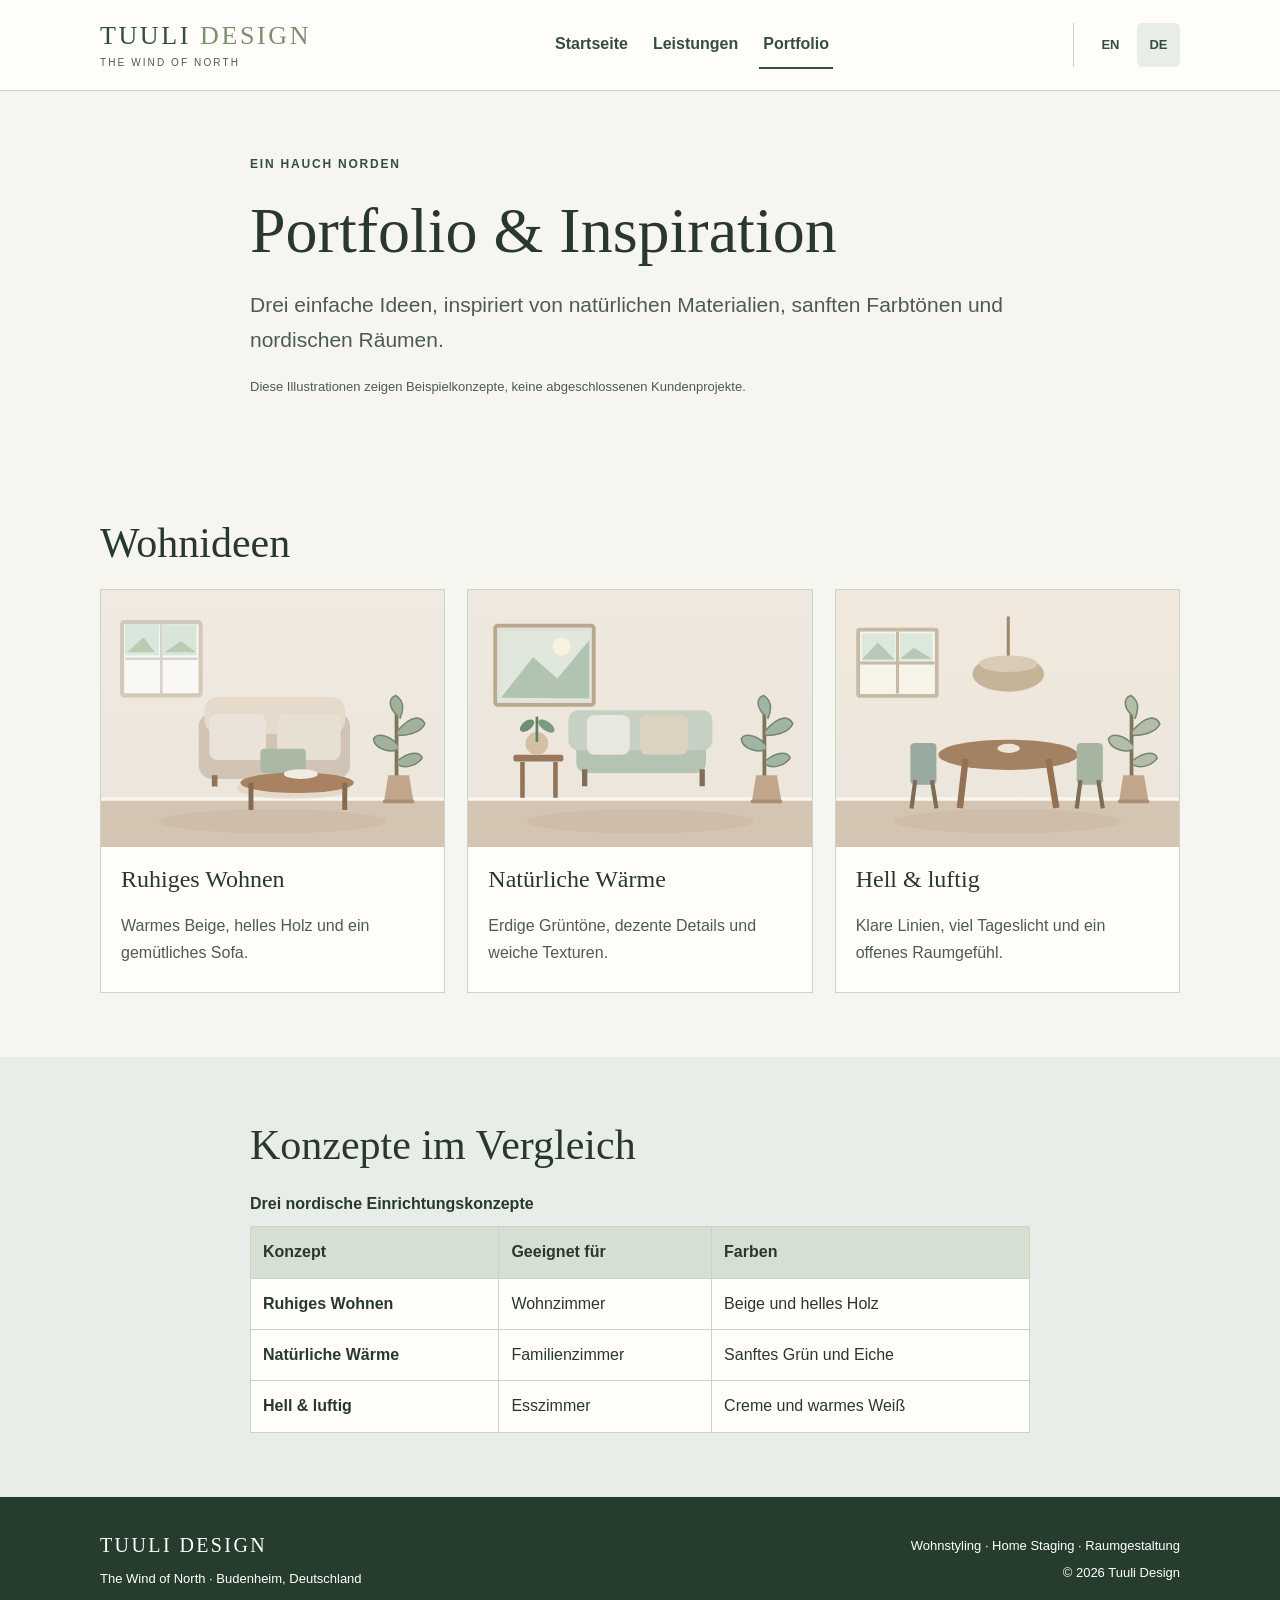
<file: portfolio.html>
<!DOCTYPE html>

<html lang="de">
<head>
<meta charset="utf-8"/>
<meta content="width=device-width, initial-scale=1.0" name="viewport"/>
<meta content="Entdecke drei nordisch inspirierte Einrichtungskonzepte von Tuuli Design." name="description"/>
<title>Portfolio | Tuuli Design</title>
<link href="../style.css" rel="stylesheet"/>
<link href="../portfolio.html" hreflang="en" rel="alternate"/><link href="portfolio.html" hreflang="de" rel="alternate"/></head>
<body>
<a class="skip-link" href="#main-content">Zum Hauptinhalt springen</a>
<header class="site-header">
<div class="container header-inner">
<a aria-label="Zur Tuuli Design Startseite" class="brand" href="index.html">
<span class="brand-name">TUULI <span>DESIGN</span></span>
<span class="brand-tagline">THE WIND OF NORTH</span>
</a>
<nav aria-label="Hauptnavigation"><ul class="nav-list"><li><a href="index.html">Startseite</a></li>
<li><a href="services.html">Leistungen</a></li>
<li><a aria-current="page" href="portfolio.html">Portfolio</a></li></ul></nav>
<nav aria-label="Sprachauswahl" class="language-switch"><a aria-label="English" href="../portfolio.html" hreflang="en" lang="en">EN</a><a aria-current="page" aria-label="Deutsch" href="portfolio.html" hreflang="de" lang="de">DE</a></nav></div>
</header>
<main id="main-content">
<section class="section page-heading">
<div class="container narrow">
<p class="eyebrow">EIN HAUCH NORDEN</p>
<h1>Portfolio &amp; Inspiration</h1>
<p class="lead">Drei einfache Ideen, inspiriert von natürlichen Materialien, sanften Farbtönen und nordischen Räumen.</p>
<p class="small-note">Diese Illustrationen zeigen Beispielkonzepte, keine abgeschlossenen Kundenprojekte.</p>
</div>
</section>
<section aria-labelledby="ideas-title" class="section portfolio-section">
<div class="container">
<h2 id="ideas-title">Wohnideen</h2>
<div class="gallery">
<article class="gallery-card"><img alt="Illustration eines neutralen Wohnzimmers mit Sofa und hölzernem Couchtisch" height="680" loading="lazy" src="../living-room.svg" width="960"/><div><h3>Ruhiges Wohnen</h3><p>Warmes Beige, helles Holz und ein gemütliches Sofa.</p></div></article>
<article class="gallery-card"><img alt="Illustration eines gestalteten Raums mit dezenten grünen Möbeln" height="680" loading="lazy" src="../staging-room.svg" width="960"/><div><h3>Natürliche Wärme</h3><p>Erdige Grüntöne, dezente Details und weiche Texturen.</p></div></article>
<article class="gallery-card"><img alt="Illustration eines hellen Esszimmers mit Holztisch und Stühlen" height="680" loading="lazy" src="../dining-room.svg" width="960"/><div><h3>Hell &amp; luftig</h3><p>Klare Linien, viel Tageslicht und ein offenes Raumgefühl.</p></div></article>
</div>
</div>
</section>
<section aria-labelledby="comparison-title" class="section process-section">
<div class="container narrow">
<h2 id="comparison-title">Konzepte im Vergleich</h2>
<div aria-label="Seitlich scrollbare Tabelle zum Stilvergleich" class="table-scroll" role="region" tabindex="0">
<table>
<caption>Drei nordische Einrichtungskonzepte</caption>
<thead><tr><th scope="col">Konzept</th><th scope="col">Geeignet für</th><th scope="col">Farben</th></tr></thead>
<tbody>
<tr><th scope="row">Ruhiges Wohnen</th><td>Wohnzimmer</td><td>Beige und helles Holz</td></tr>
<tr><th scope="row">Natürliche Wärme</th><td>Familienzimmer</td><td>Sanftes Grün und Eiche</td></tr>
<tr><th scope="row">Hell &amp; luftig</th><td>Esszimmer</td><td>Creme und warmes Weiß</td></tr>
</tbody>
</table>
</div>
</div>
</section>
</main>
<footer class="site-footer">
<div class="container footer-inner">
<div><strong>TUULI DESIGN</strong><p>The Wind of North · Budenheim, Deutschland</p></div>
<div><p>Wohnstyling · Home Staging · Raumgestaltung</p><p>© 2026 Tuuli Design</p></div>
</div>
</footer>
</body>
</html>
</file>
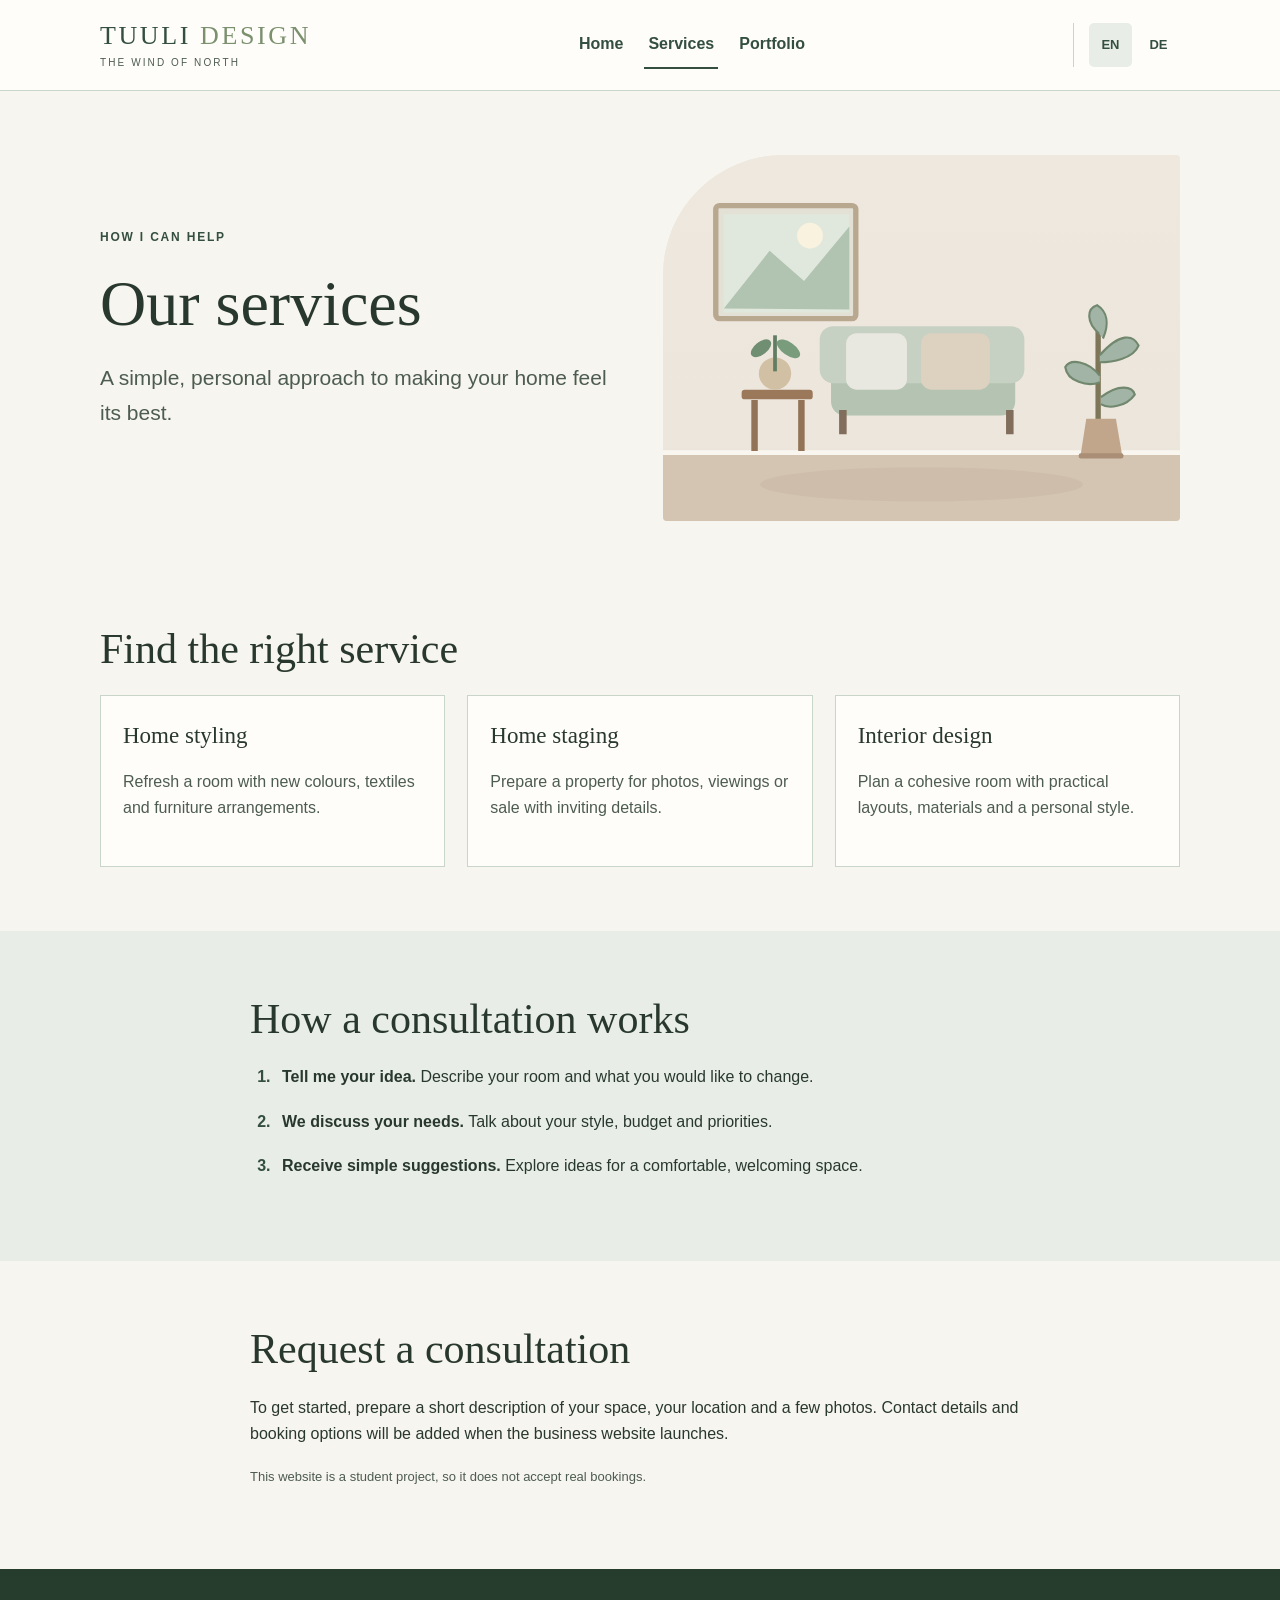
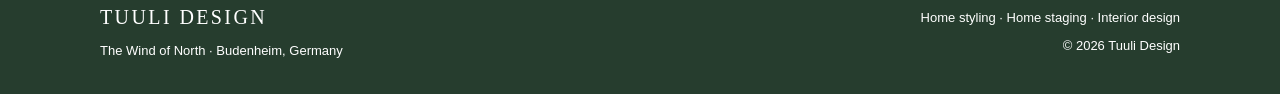
<file: services.html>
<!DOCTYPE html>

<html lang="en">
<head>
<meta charset="utf-8"/>
<meta content="width=device-width, initial-scale=1.0" name="viewport"/>
<meta content="Explore home styling, home staging and interior design services." name="description"/>
<title>Services | Tuuli Design</title>
<link href="style.css" rel="stylesheet"/>
<link href="services.html" hreflang="en" rel="alternate"/><link href="de/services.html" hreflang="de" rel="alternate"/></head>
<body>
<a class="skip-link" href="#main-content">Skip to main content</a>
<header class="site-header">
<div class="container header-inner">
<a aria-label="Tuuli Design homepage" class="brand" href="index.html">
<span class="brand-name">TUULI <span>DESIGN</span></span>
<span class="brand-tagline">THE WIND OF NORTH</span>
</a>
<nav aria-label="Main navigation"><ul class="nav-list"><li><a href="index.html">Home</a></li>
<li><a aria-current="page" href="services.html">Services</a></li>
<li><a href="portfolio.html">Portfolio</a></li></ul></nav>
<nav aria-label="Language selection" class="language-switch"><a aria-current="page" aria-label="English" href="services.html" hreflang="en" lang="en">EN</a><a aria-label="Deutsch" href="de/services.html" hreflang="de" lang="de">DE</a></nav></div>
</header>
<main id="main-content">
<section class="section page-heading">
<div class="container two-columns">
<div>
<p class="eyebrow">HOW I CAN HELP</p>
<h1>Our services</h1>
<p class="lead">A simple, personal approach to making your home feel its best.</p>
</div>
<img alt="Illustration of a welcoming styled living room with green seating and natural decor" class="feature-image" height="680" src="staging-room.svg" width="960"/>
</div>
</section>
<section aria-labelledby="services-title" class="section services-section">
<div class="container">
<h2 id="services-title">Find the right service</h2>
<div class="service-grid">
<article class="service-card"><h3>Home styling</h3><p>Refresh a room with new colours, textiles and furniture arrangements.</p></article>
<article class="service-card"><h3>Home staging</h3><p>Prepare a property for photos, viewings or sale with inviting details.</p></article>
<article class="service-card"><h3>Interior design</h3><p>Plan a cohesive room with practical layouts, materials and a personal style.</p></article>
</div>
</div>
</section>
<section aria-labelledby="steps-title" class="section process-section">
<div class="container narrow">
<h2 id="steps-title">How a consultation works</h2>
<ol class="steps-list">
<li><strong>Tell me your idea.</strong> Describe your room and what you would like to change.</li>
<li><strong>We discuss your needs.</strong> Talk about your style, budget and priorities.</li>
<li><strong>Receive simple suggestions.</strong> Explore ideas for a comfortable, welcoming space.</li>
</ol>
</div>
</section>
<section aria-labelledby="consultation-title" class="section" id="consultation">
<div class="container narrow">
<h2 id="consultation-title">Request a consultation</h2>
<p>To get started, prepare a short description of your space, your location and a few photos. Contact details and booking options will be added when the business website launches.</p>
<p class="small-note">This website is a student project, so it does not accept real bookings.</p>
</div>
</section>
</main>
<footer class="site-footer">
<div class="container footer-inner">
<div><strong>TUULI DESIGN</strong><p>The Wind of North · Budenheim, Germany</p></div>
<div><p>Home styling · Home staging · Interior design</p><p>© 2026 Tuuli Design</p></div>
</div>
</footer>
</body>
</html>
</file>
<file: style.css>
/* Tuuli Design – one shared stylesheet for the original 1A design (EN/DE) */
:root { --bg:#f7f5ef; --paper:#fffdfa; --green:#344f3f; --soft:#e8eee7; --text:#29382e; --muted:#4d5c50; --line:#c9d5c8; }
* { box-sizing:border-box; }
html { scroll-behavior:smooth; }
body { margin:0; font-family:Arial, Helvetica, sans-serif; line-height:1.65; color:var(--text); background:var(--bg); }
img { display:block; max-width:100%; height:auto; }
a { color:var(--green); }
a:focus-visible { outline:3px solid #a47441; outline-offset:4px; }
.container { width:min(1080px, calc(100% - 40px)); margin-inline:auto; }
.narrow { max-width:780px; }
.section { padding:64px 0; }
.skip-link { position:absolute; left:12px; top:-80px; z-index:9; padding:12px 16px; background:white; }
.skip-link:focus { top:10px; }
/* Header and navigation */
.site-header { background:var(--paper); border-bottom:1px solid var(--line); }
.header-inner { display:flex; align-items:center; justify-content:space-between; gap:24px; min-height:90px; }
.brand { display:flex; flex-direction:column; text-decoration:none; line-height:1.2; }
.brand-name { font:26px Georgia, serif; letter-spacing:.1em; color:var(--green); }
.brand-name span { color:#7b916e; }
.brand-tagline { font-size:10px; letter-spacing:.21em; margin-top:6px; color:var(--muted); }
.nav-list { list-style:none; display:flex; flex-wrap:wrap; gap:6px 17px; padding:0; margin:0; }
.nav-list a { display:inline-block; padding:10px 4px; min-height:44px; font-weight:bold; text-decoration:none; border-bottom:2px solid transparent; }
.nav-list a:hover,.nav-list a[aria-current="page"] { border-color:var(--green); }
/* Typography */
h1,h2,h3 { font-family:Georgia, 'Times New Roman', serif; line-height:1.18; font-weight:400; margin:0 0 20px; }
h1 { font-size:clamp(38px, 5vw, 64px); }
h2 { font-size:clamp(30px, 3.5vw, 42px); }
h3 { font-size:24px; }
p { margin:0 0 18px; }
.eyebrow { font-size:12px; font-weight:bold; letter-spacing:.15em; color:var(--green); }
.lead { color:var(--muted); font-size:clamp(17px, 2vw, 21px); }
.button { display:inline-block; background:var(--green); color:white; font-weight:bold; text-decoration:none; padding:12px 22px; border-radius:4px; min-height:48px; margin-top:10px; }
.button:hover { background:#213a2b; }
.text-link { font-weight:bold; text-underline-offset:5px; }
/* Page sections */
.two-columns { display:grid; grid-template-columns:1fr 1fr; align-items:center; gap:46px; }
.feature-image { width:100%; border-radius:120px 4px 4px 4px; background:#e8eee7; }
.about { background:var(--paper); }
.about-grid { display:grid; grid-template-columns:300px 1fr; align-items:center; gap:60px; }
.portrait-figure { margin:0; }
.portrait-figure img { width:100%; border-radius:150px 150px 4px 4px; }
figcaption,.small-note { color:var(--muted); font-size:13px; margin-top:9px; }
.center-section { text-align:center; background:var(--soft); }
.center-section h2 { margin-bottom:12px; }
.page-heading { padding-bottom:40px; }
.service-grid,.gallery { display:grid; grid-template-columns:repeat(3,minmax(0,1fr)); gap:22px; }
.service-card,.gallery-card { background:var(--paper); border:1px solid var(--line); }
.service-card { padding:26px 22px; }
.service-card h3 { font-size:23px; }
.service-card p,.gallery-card p { color:var(--muted); }
.process-section { background:var(--soft); }
.steps-list { padding-left:25px; }
.steps-list li { padding-left:7px; margin-bottom:18px; }
.steps-list li::marker { color:var(--green); font-weight:bold; }
.gallery-card img { width:100%; aspect-ratio:4/3; object-fit:cover; }
.gallery-card > div { padding:18px 20px 8px; }
/* The table can scroll horizontally on narrow screens */
.table-scroll { overflow-x:auto; }
.table-scroll:focus-visible { outline:3px solid #a47441; }
table { border-collapse:collapse; width:100%; min-width:490px; background:var(--paper); }
caption { text-align:left; font-weight:bold; padding-bottom:9px; }
th,td { text-align:left; padding:12px; border:1px solid var(--line); }
thead { background:#d5dfd2; }
/* Shared footer */
.site-footer { background:#263d2e; color:#fff; padding:32px 0; }
.footer-inner { display:flex; justify-content:space-between; gap:18px; }
.footer-inner > div:last-child { text-align:right; }
.site-footer p { font-size:13px; margin:6px 0 0; }
.site-footer strong { font-family:Georgia, serif; letter-spacing:.12em; font-weight:normal; font-size:20px; }
/* Tablet and phone */
@media (max-width:800px) { .service-grid,.gallery { grid-template-columns:repeat(2,minmax(0,1fr)); } .about-grid { gap:35px; grid-template-columns:240px 1fr; } }
@media (max-width:620px) {
  .container { width:calc(100% - 32px); }
  .section { padding:45px 0; }
  .header-inner { flex-direction:column; align-items:flex-start; padding:18px 0 12px; gap:10px; }
  .two-columns,.about-grid,.service-grid,.gallery { grid-template-columns:1fr; }
  .two-columns { gap:25px; }
  .feature-image { border-radius:70px 4px 4px 4px; }
  .portrait-figure { max-width:260px; }
  .footer-inner { flex-direction:column; }
  .footer-inner > div:last-child { text-align:left; }
}
@media (prefers-reduced-motion:reduce) { html { scroll-behavior:auto; } }


/* Added for EN/DE language selection: plain HTML links, no JavaScript. */
.language-switch {
  display:flex; align-items:center; gap:5px;
  padding-left:15px; border-left:1px solid var(--line);
  white-space:nowrap;
}
.language-switch a {
  display:inline-flex; justify-content:center; align-items:center;
  min-width:43px; min-height:44px; padding:7px 9px;
  font-weight:bold; font-size:13px; text-decoration:none;
  color:var(--green); border-radius:5px;
}
.language-switch a:hover,
.language-switch a[aria-current="page"] { background:var(--soft); }
.language-switch a:focus-visible { outline:3px solid #a47441; outline-offset:2px; }
@media(max-width:800px) {
  .header-inner { column-gap:14px; }
  .nav-list { column-gap:10px; }
  .language-switch { padding-left:9px; }
}
@media(max-width:620px) {
  .language-switch { margin-top:0; border-left:0; border-top:1px solid var(--line); padding:5px 0 0; }
}
</file>
